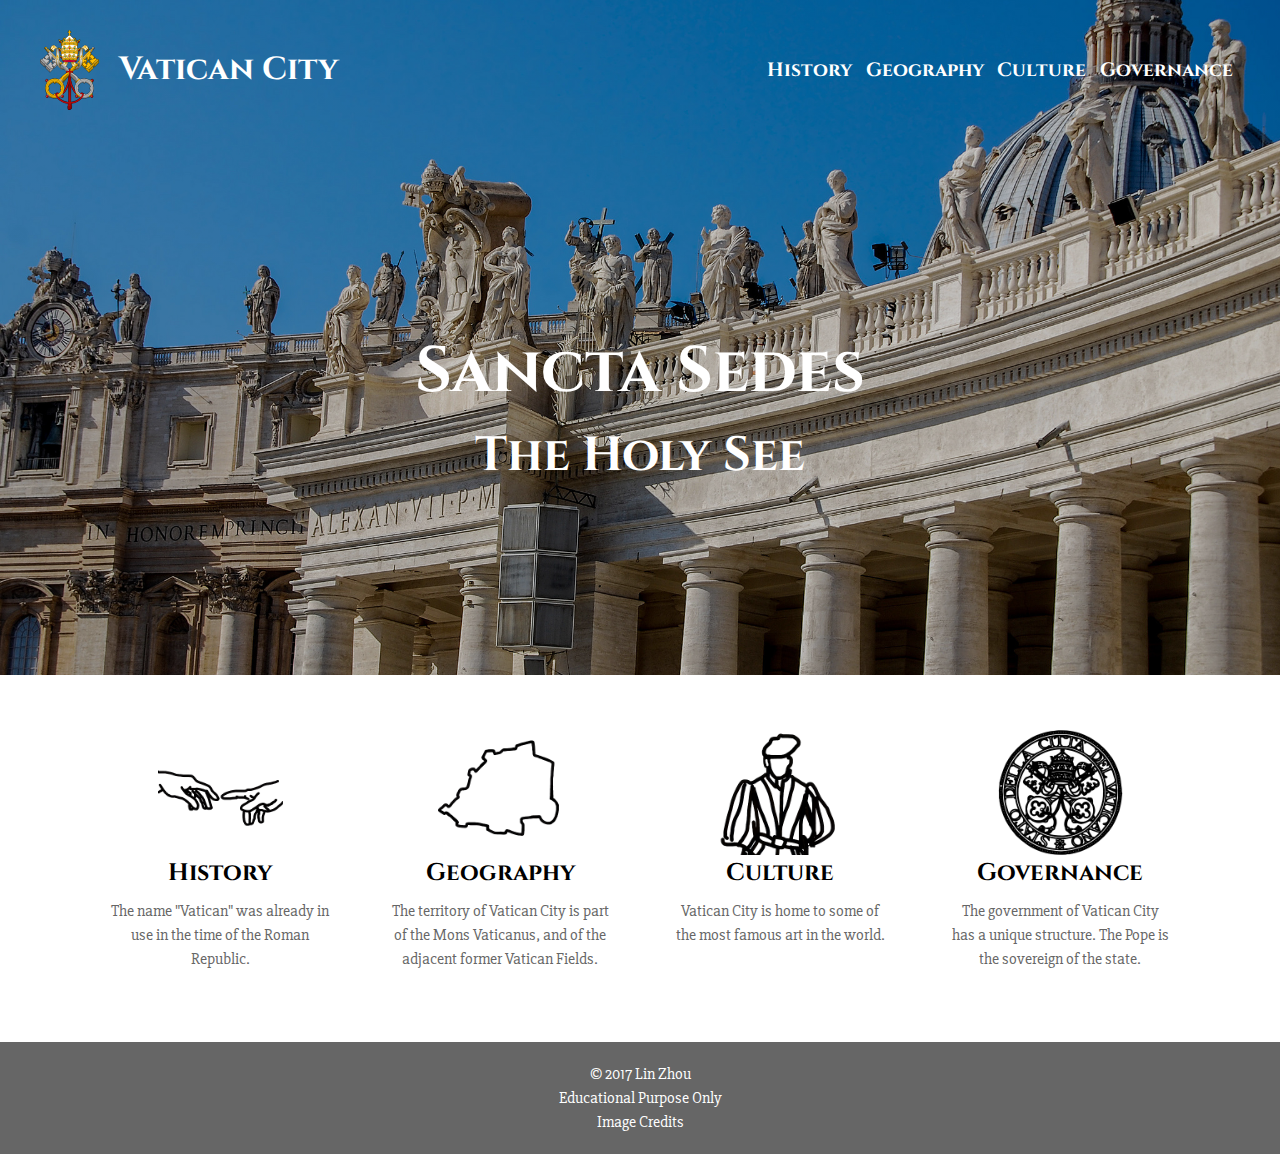
<file: index.html>
<!DOCTYPE html>
<html lang="en">
    <head>
        <meta charset="UTF-8">
        <meta name="viewport" content="width=device-width, initial-scale=1">
        <title>Vatican City</title>
        <link href="https://fonts.googleapis.com/css?family=Cinzel:400,700|Slabo+27px" rel="stylesheet">
        <link rel="stylesheet" href="./styles/bootstrap-reboot.min.css">
        <link rel="stylesheet" href="./styles/styles.css">
        <script src="scripts/menu.js"></script>
    </head>
    <body> 
        <div class="wrapper">
            <div class="banner home-banner">
                <header>
                    <a href="#"><img class="emblem" src="./images/Emblem.svg" alt="Vatican City Emblem"></a>
                    <h1><a href="#">Vatican City</a></h1>
                    <button class="btn-menu">☰</button>
                    <nav class="nav">
                        <ul>
                            <li><a href="#">Home</a></li>
                            <li><a href="history.html">History</a></li>
                            <li><a href="geography.html">Geography</a></li>
                            <li><a href="culture.html">Culture</a></li>
                            <li><a href="governance.html">Governance</a></li>
                        </ul>
                    </nav>
                </header>
                <div class="greeting">
                    <h1>Sancta Sedes</h1>
                    <h2>The Holy See</h2>
                </div>
            </div>

            <main class="home-main">
                <section>
                    <a href="history.html">
                        <div>
                            <img src="images/hands.png" alt="outline of God and Adam's hands">
                        </div>              
                        <div>
                            <h2>History</h2>
                            <p>The name "Vatican" was already in use in the time of the Roman Republic. </p>
                        </div>
                    </a>
                </section>
                <section>
                    <a href="geography.html">
                        <div>
                            <img src="images/map.png" alt="outline of Vatican City map">
                        </div>
                        <div>
                            <h2>Geography</h2>
                            <p>The territory of Vatican City is part of the Mons Vaticanus, and of the adjacent former Vatican Fields. </p>
                        </div>
                    </a>
                </section>
                <section>
                    <a href="culture.html">
                        <div>
                            <img src="images/guard.png" alt="outline of a Vatican guard">
                        </div>
                        <div>
                            <h2>Culture</h2>
                            <p>Vatican City is home to some of the most famous art in the world. </p>
                        </div>
                    </a>
                </section>
                <section>
                    <a href="governance.html">
                        <div>
                            <img src="images/seal.png" alt="Vatican city seal">
                        </div>
                        <div>
                            <h2>Governance</h2>
                            <p>The government of Vatican City has a unique structure. The Pope is the sovereign of the state. </p>
                        </div>
                    </a>
                </section>
            </main>

            <footer>
                <p>&copy; 2017 Lin Zhou</p>
                <p>Educational Purpose Only</p>
                <p><a href="credits.html">Image Credits</a></p>
            </footer> 
        </div>
    </body>
</html>
</file>
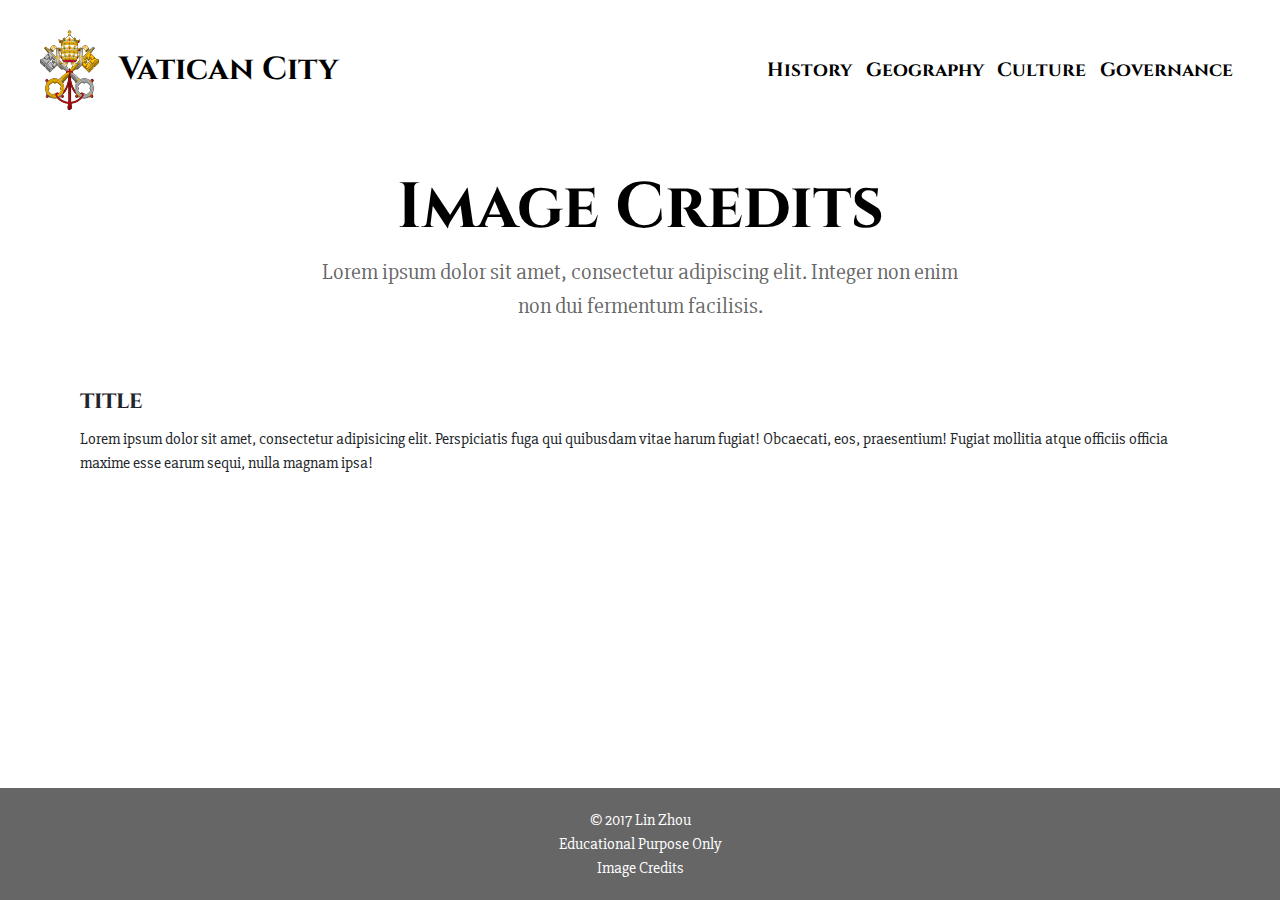
<file: credits.html>
<!DOCTYPE html>
<html lang="en">
    <head>
        <meta charset="UTF-8">
        <meta name="viewport" content="width=device-width, initial-scale=1">
        <title>Image Credits</title>
        <link href="https://fonts.googleapis.com/css?family=Cinzel:400,700|Slabo+27px" rel="stylesheet">
        <link rel="stylesheet" href="./styles/bootstrap-reboot.min.css">
        <link rel="stylesheet" href="./styles/styles.css">
        <script src="scripts/menu.js"></script>
    </head>
    <body>
        <div class="wrapper">
            <div class="banner sub-banner">
                <header>
                    <a href="index.html"><img class="emblem" src="./images/Emblem.svg" alt="Vatican City Emblem"></a>
                    <h1><a href="index.html">Vatican City</a></h1>
                    <button class="btn-menu">☰</button>
                    <nav class="nav">
                        <ul>
                            <li><a href="index.html">Home</a></li>
                            <li><a href="history.html">History</a></li>
                            <li><a href="geography.html">Geography</a></li>
                            <li><a href="culture.html">Culture</a></li>
                            <li><a href="governance.html">Governance</a></li>
                        </ul>
                    </nav>
                </header>
                <div class="greeting">
                    <h1>Image Credits</h1>
                    <p>Lorem ipsum dolor sit amet, consectetur adipiscing elit. Integer non enim non dui fermentum facilisis. </p>
                </div>
            </div>

            <main>
                <section>
                    <h2>title</h2>
                    <p>Lorem ipsum dolor sit amet, consectetur adipisicing elit. Perspiciatis fuga qui quibusdam vitae harum fugiat! Obcaecati, eos, praesentium! Fugiat mollitia atque officiis officia maxime esse earum sequi, nulla magnam ipsa!</p>
                </section>

            </main>

            <footer>
                <p>&copy; 2017 Lin Zhou</p>
                <p>Educational Purpose Only</p>
                <p><a href="#">Image Credits</a></p>
            </footer> 
        </div>

    </body>
</html>
</file>
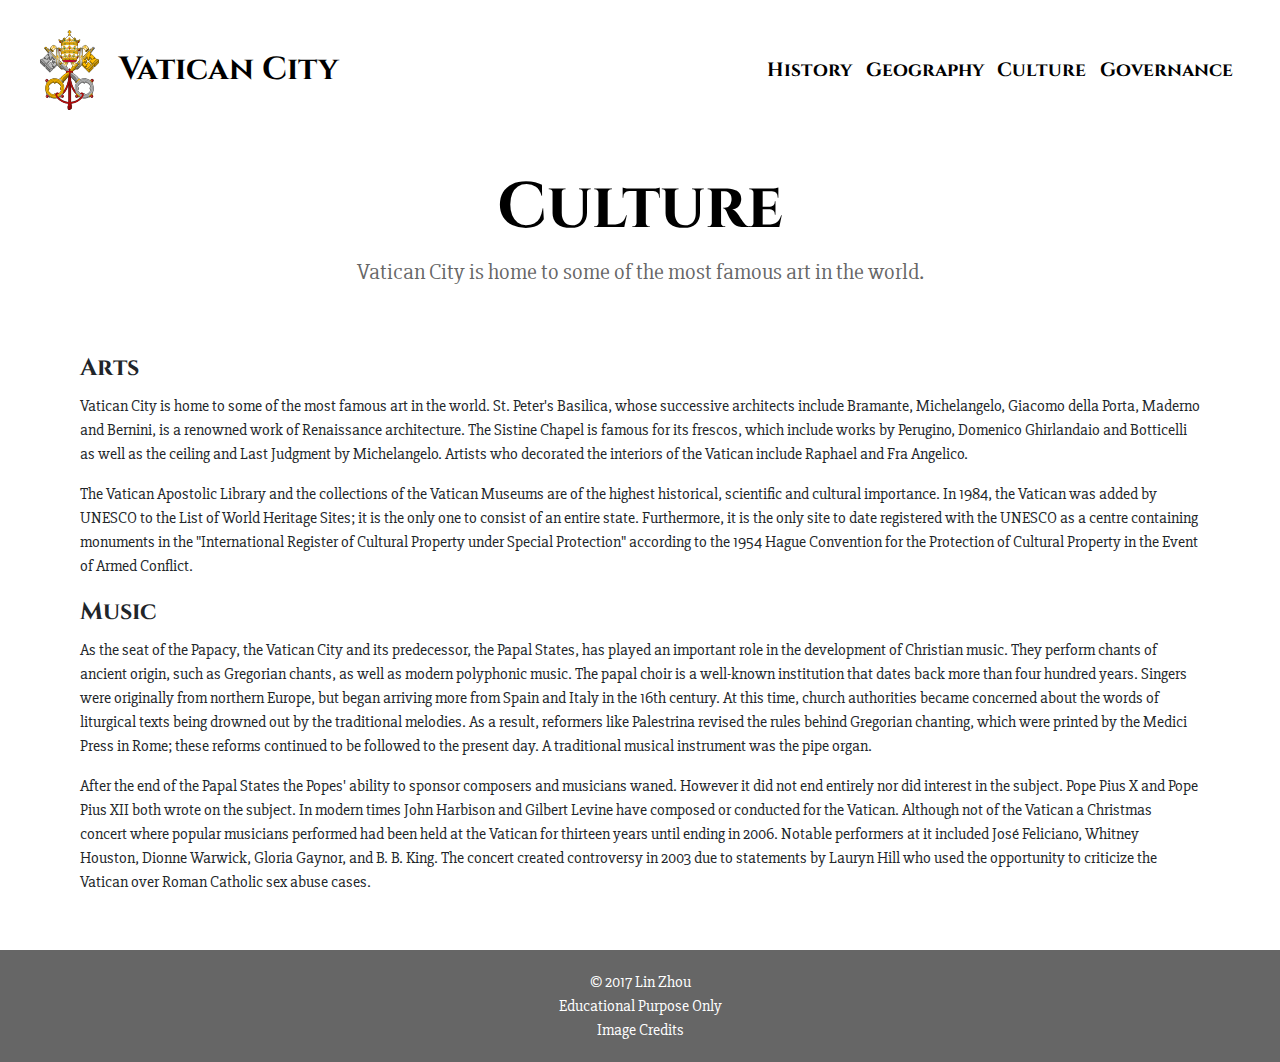
<file: culture.html>
<!DOCTYPE html>
<html lang="en">
    <head>
        <meta charset="UTF-8">
        <meta name="viewport" content="width=device-width, initial-scale=1">
        <title>Culture</title>
        <link href="https://fonts.googleapis.com/css?family=Cinzel:400,700|Slabo+27px" rel="stylesheet">
        <link rel="stylesheet" href="./styles/bootstrap-reboot.min.css">
        <link rel="stylesheet" href="./styles/styles.css">
        <script src="scripts/menu.js"></script>
    </head>
    <body>
        <div class="wrapper">
            <div class="banner sub-banner">
                <header>
                    <a href="index.html"><img class="emblem" src="./images/Emblem.svg" alt="Vatican City Emblem"></a>
                    <h1><a href="index.html">Vatican City</a></h1>
                    <button class="btn-menu">☰</button>
                    <nav class="nav">
                        <ul>
                            <li><a href="index.html">Home</a></li>
                            <li><a href="history.html">History</a></li>
                            <li><a href="geography.html">Geography</a></li>
                            <li><a href="#">Culture</a></li>
                            <li><a href="governance.html">Governance</a></li>
                        </ul>
                    </nav>
                </header>
                <div class="greeting">
                    <h1>Culture</h1>
                    <p>Vatican City is home to some of the most famous art in the world. </p>
                </div>
            </div>

            <main>
                <article>
                    <section>
                        <h2>Arts</h2>
                        <p>Vatican City is home to some of the most famous art in the world. St. Peter's Basilica, whose successive architects include Bramante, Michelangelo, Giacomo della Porta, Maderno and Bernini, is a renowned work of Renaissance architecture. The Sistine Chapel is famous for its frescos, which include works by Perugino, Domenico Ghirlandaio and Botticelli as well as the ceiling and Last Judgment by Michelangelo. Artists who decorated the interiors of the Vatican include Raphael and Fra Angelico.</p>
                        <p>The Vatican Apostolic Library and the collections of the Vatican Museums are of the highest historical, scientific and cultural importance. In 1984, the Vatican was added by UNESCO to the List of World Heritage Sites; it is the only one to consist of an entire state. Furthermore, it is the only site to date registered with the UNESCO as a centre containing monuments in the "International Register of Cultural Property under Special Protection" according to the 1954 Hague Convention for the Protection of Cultural Property in the Event of Armed Conflict.</p>
                    </section>
                    <section>
                        <h2>Music</h2>
                        <p>As the seat of the Papacy, the Vatican City and its predecessor, the Papal States, has played an important role in the development of Christian music. They perform chants of ancient origin, such as Gregorian chants, as well as modern polyphonic music. The papal choir is a well-known institution that dates back more than four hundred years. Singers were originally from northern Europe, but began arriving more from Spain and Italy in the 16th century. At this time, church authorities became concerned about the words of liturgical texts being drowned out by the traditional melodies. As a result, reformers like Palestrina revised the rules behind Gregorian chanting, which were printed by the Medici Press in Rome; these reforms continued to be followed to the present day. A traditional musical instrument was the pipe organ.</p>
                        <p>After the end of the Papal States the Popes' ability to sponsor composers and musicians waned. However it did not end entirely nor did interest in the subject. Pope Pius X and Pope Pius XII both wrote on the subject. In modern times John Harbison and Gilbert Levine have composed or conducted for the Vatican. Although not of the Vatican a Christmas concert where popular musicians performed had been held at the Vatican for thirteen years until ending in 2006. Notable performers at it included José Feliciano, Whitney Houston, Dionne Warwick, Gloria Gaynor, and B. B. King. The concert created controversy in 2003 due to statements by Lauryn Hill who used the opportunity to criticize the Vatican over Roman Catholic sex abuse cases.</p>
                    </section>
                </article>
            </main>

            <footer>
                <p>&copy; 2017 Lin Zhou</p>
                <p>Educational Purpose Only</p>
                <p><a href="credits.html">Image Credits</a></p>
            </footer> 
        </div>

    </body>
</html>
</file>
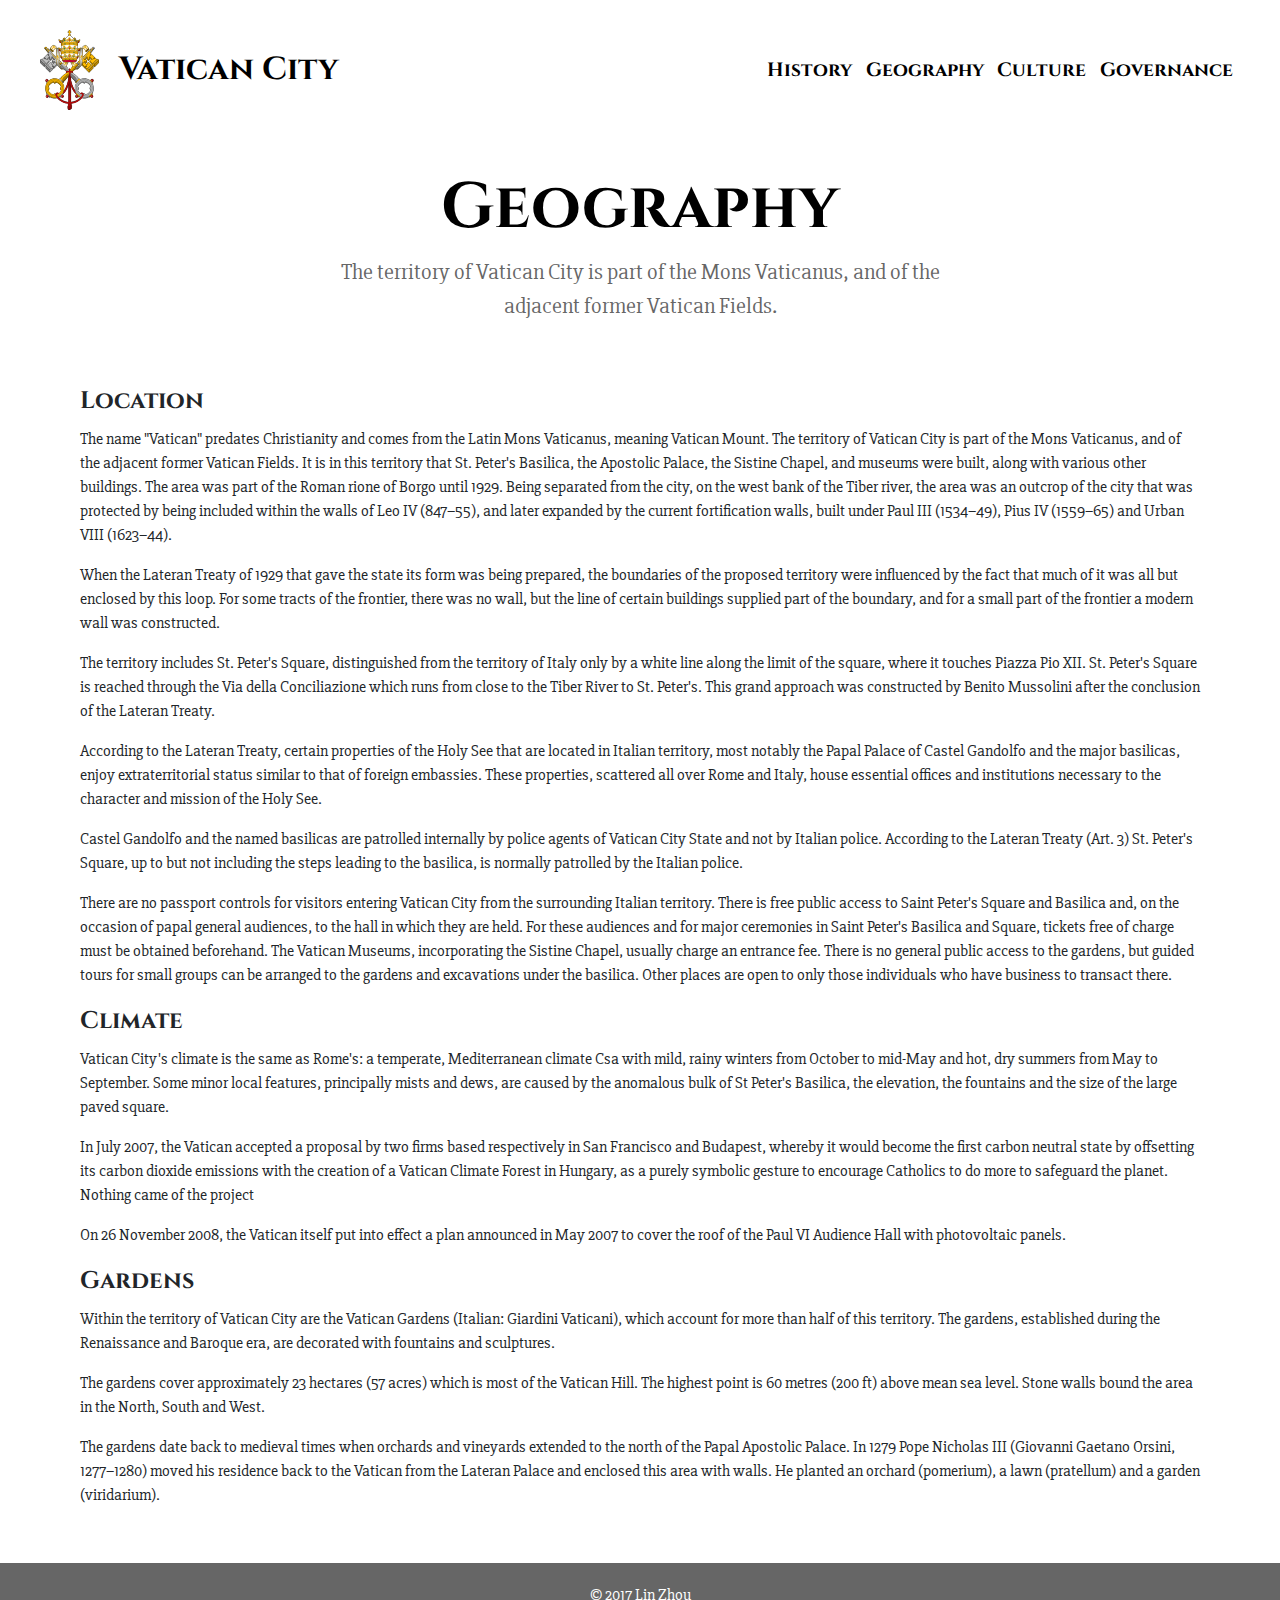
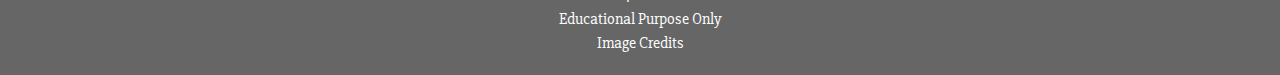
<file: geography.html>
<!DOCTYPE html>
<html lang="en">
    <head>
        <meta charset="UTF-8">
        <meta name="viewport" content="width=device-width, initial-scale=1">
        <title>Geography</title>
        <link href="https://fonts.googleapis.com/css?family=Cinzel:400,700|Slabo+27px" rel="stylesheet">
        <link rel="stylesheet" href="./styles/bootstrap-reboot.min.css">
        <link rel="stylesheet" href="./styles/styles.css">
        <script src="scripts/menu.js"></script>
    </head>
    <body>
        <div class="wrapper">
            <div class="banner sub-banner">
                <header>
                    <a href="index.html"><img class="emblem" src="./images/Emblem.svg" alt="Vatican City Emblem"></a>
                    <h1><a href="index.html">Vatican City</a></h1>
                    <button class="btn-menu">☰</button>
                    <nav class="nav">
                        <ul>
                            <li><a href="index.html">Home</a></li>
                            <li><a href="history.html">History</a></li>
                            <li><a href="#">Geography</a></li>
                            <li><a href="culture.html">Culture</a></li>
                            <li><a href="governance.html">Governance</a></li>
                        </ul>
                    </nav>
                </header>
                <div class="greeting">
                    <h1>Geography</h1>
                    <p>The territory of Vatican City is part of the Mons Vaticanus, and of the adjacent former Vatican Fields. </p>
                </div>
            </div>

            <main>
                <article>
                    <section>
                        <h2>Location</h2>
                        <p>The name "Vatican" predates Christianity and comes from the Latin Mons Vaticanus, meaning Vatican Mount. The territory of Vatican City is part of the Mons Vaticanus, and of the adjacent former Vatican Fields. It is in this territory that St. Peter's Basilica, the Apostolic Palace, the Sistine Chapel, and museums were built, along with various other buildings. The area was part of the Roman rione of Borgo until 1929. Being separated from the city, on the west bank of the Tiber river, the area was an outcrop of the city that was protected by being included within the walls of Leo IV (847–55), and later expanded by the current fortification walls, built under Paul III (1534–49), Pius IV (1559–65) and Urban VIII (1623–44).</p>
                        <p>When the Lateran Treaty of 1929 that gave the state its form was being prepared, the boundaries of the proposed territory were influenced by the fact that much of it was all but enclosed by this loop. For some tracts of the frontier, there was no wall, but the line of certain buildings supplied part of the boundary, and for a small part of the frontier a modern wall was constructed.</p>
                        <p>The territory includes St. Peter's Square, distinguished from the territory of Italy only by a white line along the limit of the square, where it touches Piazza Pio XII. St. Peter's Square is reached through the Via della Conciliazione which runs from close to the Tiber River to St. Peter's. This grand approach was constructed by Benito Mussolini after the conclusion of the Lateran Treaty.</p>
                        <p>According to the Lateran Treaty, certain properties of the Holy See that are located in Italian territory, most notably the Papal Palace of Castel Gandolfo and the major basilicas, enjoy extraterritorial status similar to that of foreign embassies. These properties, scattered all over Rome and Italy, house essential offices and institutions necessary to the character and mission of the Holy See.</p>
                        <p>Castel Gandolfo and the named basilicas are patrolled internally by police agents of Vatican City State and not by Italian police. According to the Lateran Treaty (Art. 3) St. Peter's Square, up to but not including the steps leading to the basilica, is normally patrolled by the Italian police.</p>
                        <p>There are no passport controls for visitors entering Vatican City from the surrounding Italian territory. There is free public access to Saint Peter's Square and Basilica and, on the occasion of papal general audiences, to the hall in which they are held. For these audiences and for major ceremonies in Saint Peter's Basilica and Square, tickets free of charge must be obtained beforehand. The Vatican Museums, incorporating the Sistine Chapel, usually charge an entrance fee. There is no general public access to the gardens, but guided tours for small groups can be arranged to the gardens and excavations under the basilica. Other places are open to only those individuals who have business to transact there.</p>
                    </section>
                    <section>
                        <h2>Climate</h2>
                        <p>Vatican City's climate is the same as Rome's: a temperate, Mediterranean climate Csa with mild, rainy winters from October to mid-May and hot, dry summers from May to September. Some minor local features, principally mists and dews, are caused by the anomalous bulk of St Peter's Basilica, the elevation, the fountains and the size of the large paved square.</p>
                        <p>In July 2007, the Vatican accepted a proposal by two firms based respectively in San Francisco and Budapest, whereby it would become the first carbon neutral state by offsetting its carbon dioxide emissions with the creation of a Vatican Climate Forest in Hungary, as a purely symbolic gesture to encourage Catholics to do more to safeguard the planet. Nothing came of the project</p>
                        <p>On 26 November 2008, the Vatican itself put into effect a plan announced in May 2007 to cover the roof of the Paul VI Audience Hall with photovoltaic panels.</p>
                    </section>
                    <section>
                        <h2>Gardens</h2>
                        <p>Within the territory of Vatican City are the Vatican Gardens (Italian: Giardini Vaticani), which account for more than half of this territory. The gardens, established during the Renaissance and Baroque era, are decorated with fountains and sculptures.</p>
                        <p>The gardens cover approximately 23 hectares (57 acres) which is most of the Vatican Hill. The highest point is 60 metres (200 ft) above mean sea level. Stone walls bound the area in the North, South and West.</p>
                    
                        <p>The gardens date back to medieval times when orchards and vineyards extended to the north of the Papal Apostolic Palace. In 1279 Pope Nicholas III (Giovanni Gaetano Orsini, 1277–1280) moved his residence back to the Vatican from the Lateran Palace and enclosed this area with walls. He planted an orchard (pomerium), a lawn (pratellum) and a garden (viridarium).</p>
                    </section>
                </article>
            </main>

            <footer>
                <p>&copy; 2017 Lin Zhou</p>
                <p>Educational Purpose Only</p>
                <p><a href="credits.html">Image Credits</a></p>
            </footer> 
        </div>

    </body>
</html>
</file>
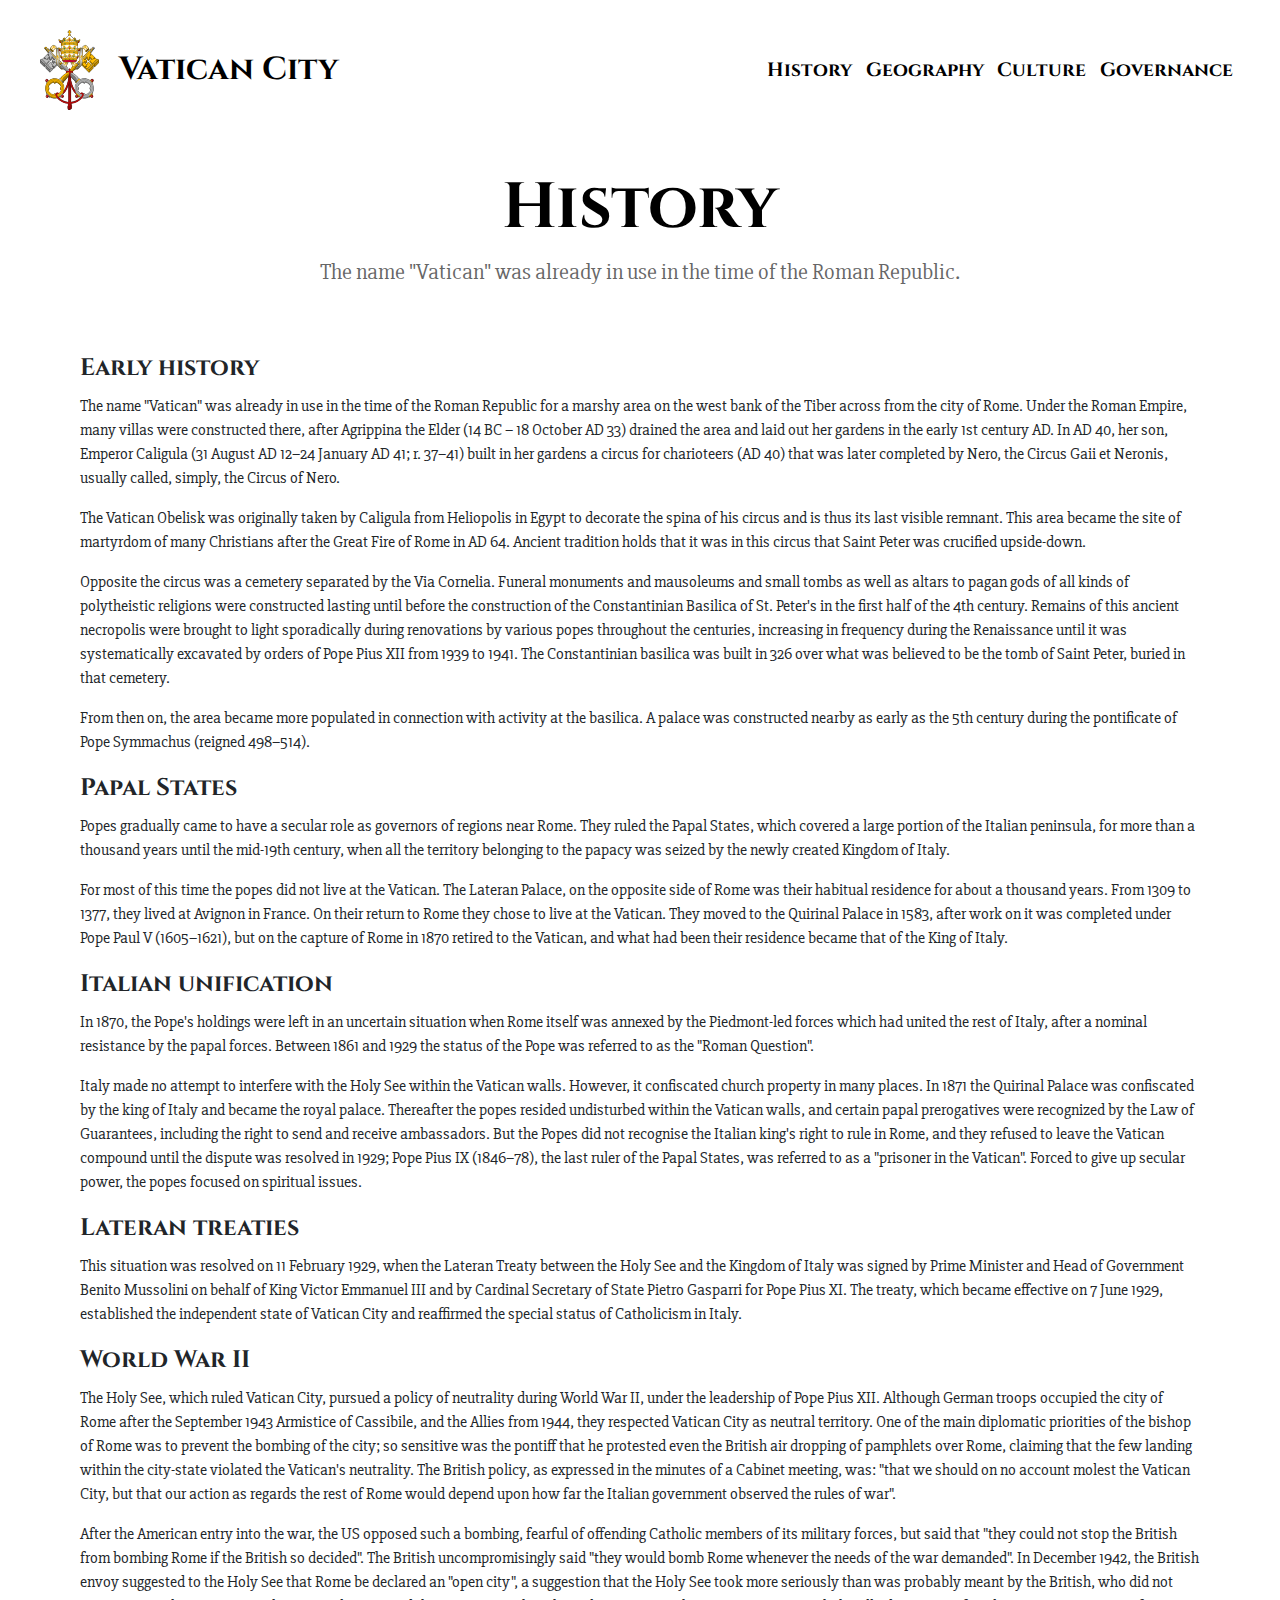
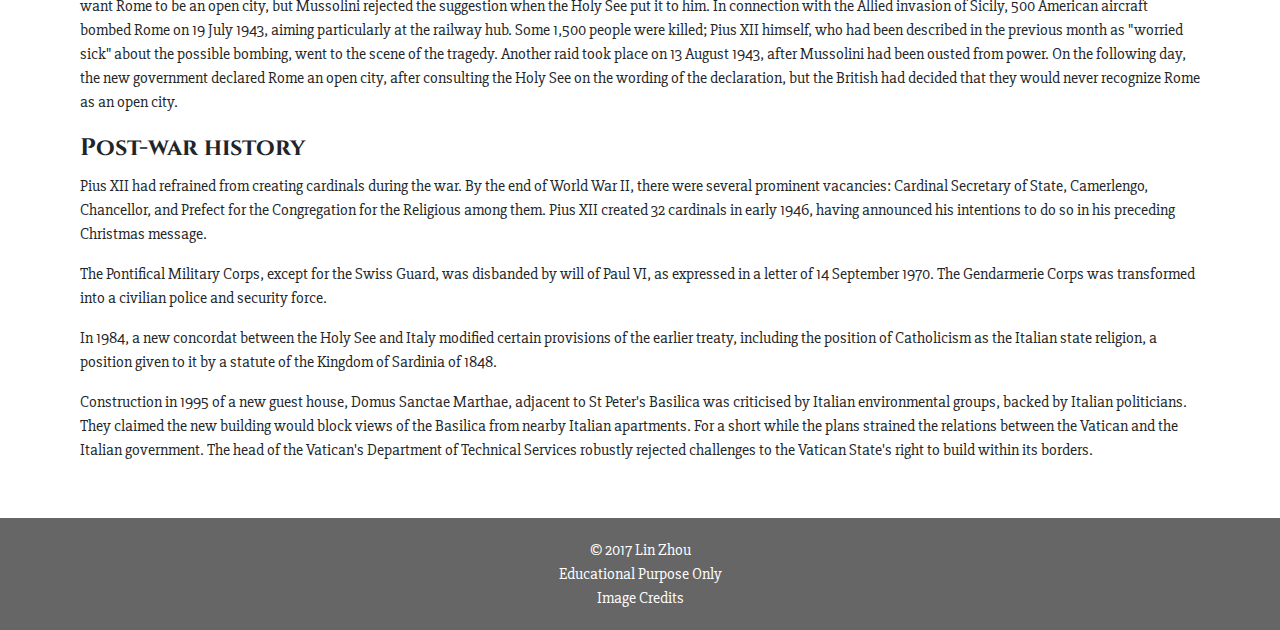
<file: history.html>
<!DOCTYPE html>
<html lang="en">
    <head>
        <meta charset="UTF-8">
        <meta name="viewport" content="width=device-width, initial-scale=1">
        <title>History</title>
        <link href="https://fonts.googleapis.com/css?family=Cinzel:400,700|Slabo+27px" rel="stylesheet">
        <link rel="stylesheet" href="./styles/bootstrap-reboot.min.css">
        <link rel="stylesheet" href="./styles/styles.css">
        <script src="scripts/menu.js"></script>
    </head>
    <body>
        <div class="wrapper">
            <div class="banner sub-banner">
                <header>
                    <a href="index.html"><img class="emblem" src="./images/Emblem.svg" alt="Vatican City Emblem"></a>
                    <h1><a href="index.html">Vatican City</a></h1>
                    <button class="btn-menu">☰</button>
                    <nav class="nav">
                        <ul>
                            <li><a href="index.html">Home</a></li>
                            <li><a href="#">History</a></li>
                            <li><a href="geography.html">Geography</a></li>
                            <li><a href="culture.html">Culture</a></li>
                            <li><a href="governance.html">Governance</a></li>
                        </ul>
                    </nav>
                </header>
                <div class="greeting">
                    <h1>History</h1>
                    <p>The name "Vatican" was already in use in the time of the Roman Republic. </p>
                </div>
            </div>

            <main>
                <article>
                    <section>
                        <h2>Early history</h2>
                        <p>The name "Vatican" was already in use in the time of the Roman Republic for a marshy area on the west bank of the Tiber across from the city of Rome. Under the Roman Empire, many villas were constructed there, after Agrippina the Elder (14 BC – 18 October AD 33) drained the area and laid out her gardens in the early 1st century AD. In AD 40, her son, Emperor Caligula (31 August AD 12–24 January AD 41; r. 37–41) built in her gardens a circus for charioteers (AD 40) that was later completed by Nero, the Circus Gaii et Neronis, usually called, simply, the Circus of Nero.</p>
                        <p>The Vatican Obelisk was originally taken by Caligula from Heliopolis in Egypt to decorate the spina of his circus and is thus its last visible remnant. This area became the site of martyrdom of many Christians after the Great Fire of Rome in AD 64. Ancient tradition holds that it was in this circus that Saint Peter was crucified upside-down.</p>
                        <p>Opposite the circus was a cemetery separated by the Via Cornelia. Funeral monuments and mausoleums and small tombs as well as altars to pagan gods of all kinds of polytheistic religions were constructed lasting until before the construction of the Constantinian Basilica of St. Peter's in the first half of the 4th century. Remains of this ancient necropolis were brought to light sporadically during renovations by various popes throughout the centuries, increasing in frequency during the Renaissance until it was systematically excavated by orders of Pope Pius XII from 1939 to 1941. The Constantinian basilica was built in 326 over what was believed to be the tomb of Saint Peter, buried in that cemetery.</p>
                        <p>From then on, the area became more populated in connection with activity at the basilica. A palace was constructed nearby as early as the 5th century during the pontificate of Pope Symmachus (reigned 498–514).</p>
                    </section>
                    <section>
                        <h2>Papal States</h2>
                        <p>Popes gradually came to have a secular role as governors of regions near Rome. They ruled the Papal States, which covered a large portion of the Italian peninsula, for more than a thousand years until the mid-19th century, when all the territory belonging to the papacy was seized by the newly created Kingdom of Italy.</p>
                        <p>For most of this time the popes did not live at the Vatican. The Lateran Palace, on the opposite side of Rome was their habitual residence for about a thousand years. From 1309 to 1377, they lived at Avignon in France. On their return to Rome they chose to live at the Vatican. They moved to the Quirinal Palace in 1583, after work on it was completed under Pope Paul V (1605–1621), but on the capture of Rome in 1870 retired to the Vatican, and what had been their residence became that of the King of Italy.</p>
                    </section>
                    <section>
                        <h2>Italian unification</h2>
                        <p>In 1870, the Pope's holdings were left in an uncertain situation when Rome itself was annexed by the Piedmont-led forces which had united the rest of Italy, after a nominal resistance by the papal forces. Between 1861 and 1929 the status of the Pope was referred to as the "Roman Question".</p>
                        <p>Italy made no attempt to interfere with the Holy See within the Vatican walls. However, it confiscated church property in many places. In 1871 the Quirinal Palace was confiscated by the king of Italy and became the royal palace. Thereafter the popes resided undisturbed within the Vatican walls, and certain papal prerogatives were recognized by the Law of Guarantees, including the right to send and receive ambassadors. But the Popes did not recognise the Italian king's right to rule in Rome, and they refused to leave the Vatican compound until the dispute was resolved in 1929; Pope Pius IX (1846–78), the last ruler of the Papal States, was referred to as a "prisoner in the Vatican". Forced to give up secular power, the popes focused on spiritual issues.</p>
                    </section>
                    <section>
                        <h2>Lateran treaties</h2>
                        <p>This situation was resolved on 11 February 1929, when the Lateran Treaty between the Holy See and the Kingdom of Italy was signed by Prime Minister and Head of Government Benito Mussolini on behalf of King Victor Emmanuel III and by Cardinal Secretary of State Pietro Gasparri for Pope Pius XI. The treaty, which became effective on 7 June 1929, established the independent state of Vatican City and reaffirmed the special status of Catholicism in Italy.</p>
                    </section>
                    <section>
                        <h2>World War II</h2>
                        <p>The Holy See, which ruled Vatican City, pursued a policy of neutrality during World War II, under the leadership of Pope Pius XII. Although German troops occupied the city of Rome after the September 1943 Armistice of Cassibile, and the Allies from 1944, they respected Vatican City as neutral territory. One of the main diplomatic priorities of the bishop of Rome was to prevent the bombing of the city; so sensitive was the pontiff that he protested even the British air dropping of pamphlets over Rome, claiming that the few landing within the city-state violated the Vatican's neutrality. The British policy, as expressed in the minutes of a Cabinet meeting, was: "that we should on no account molest the Vatican City, but that our action as regards the rest of Rome would depend upon how far the Italian government observed the rules of war".</p>
                        <p>After the American entry into the war, the US opposed such a bombing, fearful of offending Catholic members of its military forces, but said that "they could not stop the British from bombing Rome if the British so decided". The British uncompromisingly said "they would bomb Rome whenever the needs of the war demanded". In December 1942, the British envoy suggested to the Holy See that Rome be declared an "open city", a suggestion that the Holy See took more seriously than was probably meant by the British, who did not want Rome to be an open city, but Mussolini rejected the suggestion when the Holy See put it to him. In connection with the Allied invasion of Sicily, 500 American aircraft bombed Rome on 19 July 1943, aiming particularly at the railway hub. Some 1,500 people were killed; Pius XII himself, who had been described in the previous month as "worried sick" about the possible bombing, went to the scene of the tragedy. Another raid took place on 13 August 1943, after Mussolini had been ousted from power. On the following day, the new government declared Rome an open city, after consulting the Holy See on the wording of the declaration, but the British had decided that they would never recognize Rome as an open city.</p>
                    </section>
                    <section>
                        <h2>Post-war history</h2>
                        <p>Pius XII had refrained from creating cardinals during the war. By the end of World War II, there were several prominent vacancies: Cardinal Secretary of State, Camerlengo, Chancellor, and Prefect for the Congregation for the Religious among them. Pius XII created 32 cardinals in early 1946, having announced his intentions to do so in his preceding Christmas message.</p>

                        <p>The Pontifical Military Corps, except for the Swiss Guard, was disbanded by will of Paul VI, as expressed in a letter of 14 September 1970. The Gendarmerie Corps was transformed into a civilian police and security force.</p>

                        <p>In 1984, a new concordat between the Holy See and Italy modified certain provisions of the earlier treaty, including the position of Catholicism as the Italian state religion, a position given to it by a statute of the Kingdom of Sardinia of 1848.</p>

                        <p>Construction in 1995 of a new guest house, Domus Sanctae Marthae, adjacent to St Peter's Basilica was criticised by Italian environmental groups, backed by Italian politicians. They claimed the new building would block views of the Basilica from nearby Italian apartments. For a short while the plans strained the relations between the Vatican and the Italian government. The head of the Vatican's Department of Technical Services robustly rejected challenges to the Vatican State's right to build within its borders.</p>
                    </section>
                </article>
            </main>

            <footer>
                <p>&copy; 2017 Lin Zhou</p>
                <p>Educational Purpose Only</p>
                <p><a href="credits.html">Image Credits</a></p>
            </footer> 
        </div>

    </body>
</html>
</file>
<file: styles/styles.css>
@charset "utf-8";

img {
    max-width: 100%;
    height: auto;
}

h1, h2, nav a, .btn-menu, input[type=submit] {
    font-family: "Cinzel",Georgia,Times,"Times New Roman",serif;
}
p, th, td, label, input, select {
    font-family: "Slabo 27px",Georgia,Times,"Times New Roman",serif; 
}

.wrapper {
    display: flex;
    flex-direction: column;
    min-height: 100vh;
    width: 100%;
    min-width: 320px;
    margin: 0 auto;
}

.banner {
    display: flex;
    flex-direction: column;
    padding: 20px 40px;
    font-weight: bold;
}

.home-banner {
    height: 75vh;
    min-height: 400px;
    /*  https://css-tricks.com/tinted-images-multiple-backgrounds/   */
    background: 
        linear-gradient(rgba(0,0,0,0.2), rgba(0,0,0,0.2)),
        url(../images/banner.jpg);
    background-size: cover;
    background-position: center center; 
}

.home-banner, 
.home-banner a {
    color: white;
}

.sub-banner, 
.sub-banner a {
    color: black;
}

header {  
    display: flex;
    flex-wrap: wrap;
    align-items: center;
    margin-bottom: 40px;
}

header .emblem {
    max-height: 80px;
}

header h1{
    line-height: 100px;
    margin: 0 20px;
}

header .btn-menu {
    display: none;
}

header nav ul li:first-child {
    display: none;
}

header nav {
    margin-left: auto;
    width: 480px;
}

header nav ul {
    display: flex;
    justify-content: space-around;
    height: 100%;
    width: 100%;
    margin: 0;
    padding: 0;
    list-style: none;
}

header nav a {
    font-size: 1.2rem;
}

.home-banner header a:hover,
.home-banner header a:active,
.home-banner header a:focus {
    color: white;
}

.banner .greeting {
    flex: 1;
    display: flex;
    flex-direction: column;
    justify-content: center;
}

.banner .greeting h1,
.banner .greeting h2,
.banner .greeting p{
    align-self: center;
    text-align: center;
    margin-bottom: 0;
}

.banner .greeting h1 {
    font-size: 4rem;
}
.banner .greeting h2 {
    font-size: 3rem;
}
.banner .greeting p {
    max-width: 650px;
    font-weight: normal;
    font-size: 1.4rem;
    color: #666;
}

main {
    flex: 1;
    margin: 0 auto;
    padding: 40px;
    width: 100%;
    max-width: 1200px;  
}

main.home-main {
    flex: 1;
    display: flex;
    flex-wrap: wrap;
    justify-content: space-around;
}

main.home-main section {
    flex: 0 1 250px;
    padding: 15px;
    display: flex;
    flex-direction: column;
}

main.home-main section a {
    text-align: center;
}

main.home-main section a:hover,
main.home-main section a:active,
main.home-main section a:focus {
    text-decoration: none;
}

main.home-main section a img {
    max-width: 125px;
}

main.home-main section a h2 {
    color: black;
}

main.home-main section a p {
    /*    padding: 0 15px;*/
    color: #666;
}

main article section p {
/*    max-width: 80%*/
}

main .table-wrapper {
    overflow-x: auto;
    width: 100%;
}

main .table-section,
main .form-section {
    margin-bottom: 20px;
    padding: 20px;
    border-radius: 5px;
    background-color: #EEE;
}

th, td {
    min-width: 97px;
    text-align: center;
}

tr:nth-child(even) {
    background-color: #DDD;
}
.table-section p {
    margin: 0;
    text-align: right
}

.form-row {
    display: flex;
    flex-wrap: wrap;
    padding: 5px;
}

.form-row label {
    margin: 0;
    min-width: 80px;
}

.form-row input,
.form-row select {
    flex: 1;
    min-width: 200px;
    min-height: 30px;
    border-radius: 5px;
}

.form-row input[type=submit] {
    padding: 10px;
    border: none;
    border-radius: 5px;
    background-color: #0F659E;
    color: white;
    font-weight: bold;
    cursor: pointer;
}

footer {
    padding: 20px;
    background-color: #666;
    color: white;
}

footer p {
    margin: 0;
    text-align: center;
}

footer a,
footer a:hover {
    color: white;
}

@media only screen and (max-width: 900px) {
    header {
        margin-bottom: 10px;
    }
    header nav {
        width: 100%;
        background-color: rgba(0,0,0,0.2);
    }
    main.home-main section {
        flex: 1 1 320px;
        max-width: 400px;
    }
}

@media only screen and (max-width: 750px) {
    header .btn-menu {
        position: fixed;
        bottom: 20px;
        right: 5%;
        z-index: 2;

        display: block;
        width: 44px;
        height: 44px;
        background-color: rgba(0,0,0,0.4);
        border: none;
        border-radius: 5px;

        color: white;
        font-size: 2rem;
        font-weight: bold;
        cursor: pointer;
    }
    header .btn-menu:focus {
        outline: none;
    }
    header nav {
        position: fixed;
        right: 5%;
        bottom: 20px;
        height: 200px;
        width: 90%;
        max-width: 300px;
        z-index: 1;
        padding: 15px;

        background-color: rgba(0,0,0,0.7);
        border-radius: 5px;

        visibility: hidden;
        transform: scale(0);
        transform-origin: 100% 100%;
        transition: transform 0.3s, visibility 0s 0.3s;
    }
    header nav.open {
        visibility: visible;
        transform: scale(1);
        transition: transform 0.3s, visibility 0s 0s;
    }
    header nav ul {
        flex-direction: column;
        align-items: center;
    }
    header nav ul li:first-child {
        display: block;
    }
    .sub-banner nav a {
        color: white;
    }
}

@media only screen and (max-width: 540px) {
    .banner {
        padding: 10px 20px;
    }
    header .emblem{
        max-height: 60px;     
    }
    header h1 {
        min-width: inherit;
        line-height: 80px;
        font-size: 1.7rem;
    }
    main {
        padding: 0 25px;
    }
    .banner .greeting h1 {
        font-size: 12vw;
    }
    .banner .greeting h2 {
        font-size: 9vw;
    }
    .banner .greeting p {
        font-size: 1.2rem;
    }

}
</file>
